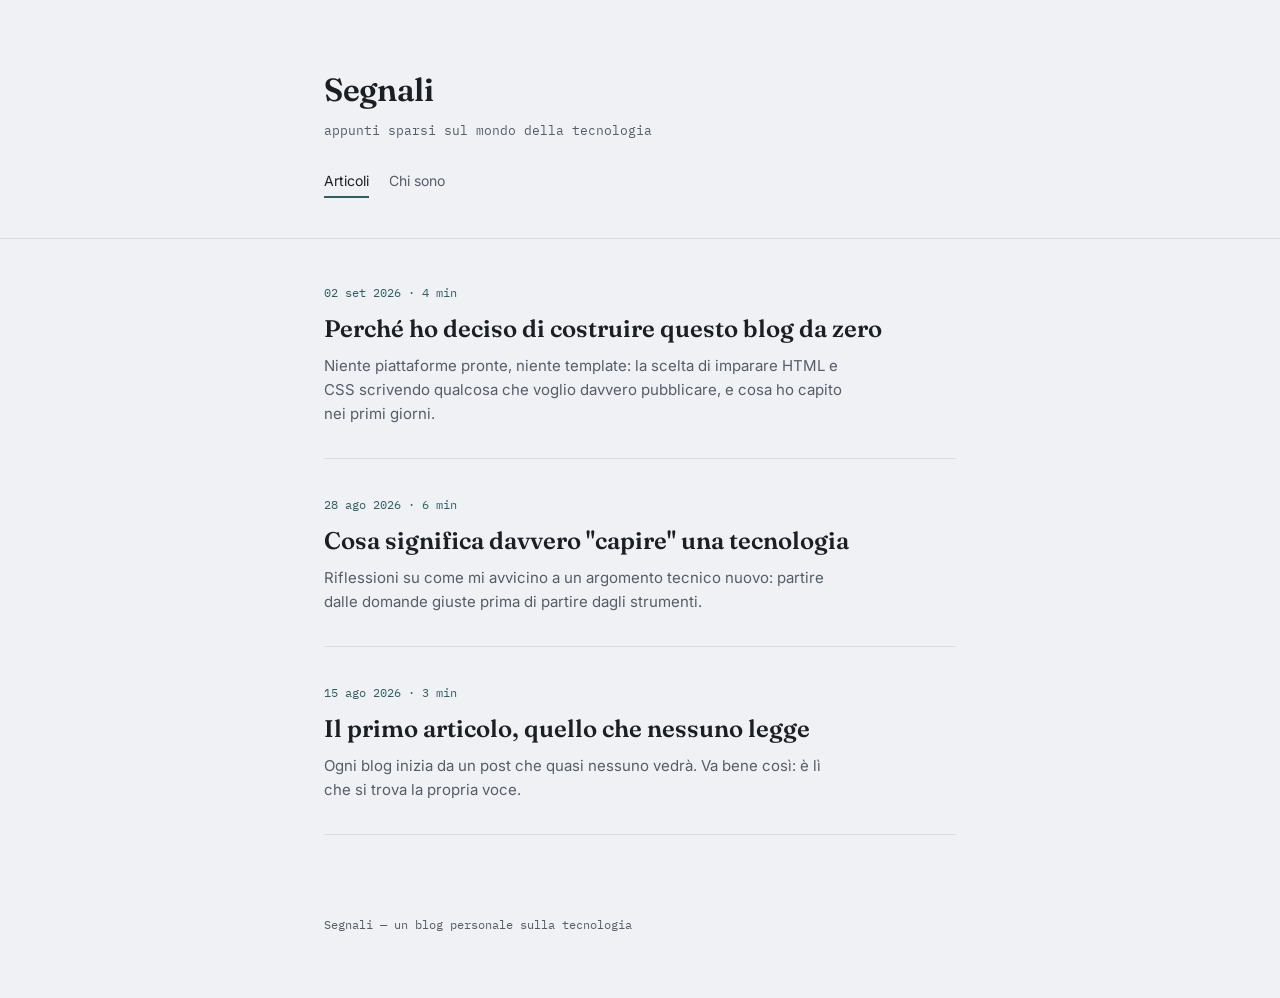
<file: index.html>
<!DOCTYPE html>
<html lang="it">
<head>
  <meta charset="UTF-8">
  <meta name="viewport" content="width=device-width, initial-scale=1.0">
  <title>Segnali — blog di tecnologia</title>
  <link rel="preconnect" href="https://fonts.googleapis.com">
  <link href="https://fonts.googleapis.com/css2?family=Fraunces:opsz,wght@9..144,400;9..144,600&family=Inter:wght@400;500&family=IBM+Plex+Mono:wght@400;500&display=swap" rel="stylesheet">
  <link rel="stylesheet" href="style.css">
</head>
<body>

  <header class="site-header">
    <div class="wrap">
      <p class="site-name">Segnali</p>
      <p class="site-tagline">appunti sparsi sul mondo della tecnologia</p>
      <nav class="site-nav">
        <a href="index.html" class="active">Articoli</a>
        <a href="chi-sono.html">Chi sono</a>
      </nav>
    </div>
  </header>

  <main class="wrap">
    <ul class="article-list">

      <li class="article-item">
        <a href="#" class="article-link">
          <span class="article-meta">02 set 2026 · 4 min</span>
          <h2 class="article-title">Perché ho deciso di costruire questo blog da zero</h2>
          <p class="article-excerpt">Niente piattaforme pronte, niente template: la scelta di imparare HTML e CSS scrivendo qualcosa che voglio davvero pubblicare, e cosa ho capito nei primi giorni.</p>
        </a>
      </li>

      <li class="article-item">
        <a href="#" class="article-link">
          <span class="article-meta">28 ago 2026 · 6 min</span>
          <h2 class="article-title">Cosa significa davvero "capire" una tecnologia</h2>
          <p class="article-excerpt">Riflessioni su come mi avvicino a un argomento tecnico nuovo: partire dalle domande giuste prima di partire dagli strumenti.</p>
        </a>
      </li>

      <li class="article-item">
        <a href="#" class="article-link">
          <span class="article-meta">15 ago 2026 · 3 min</span>
          <h2 class="article-title">Il primo articolo, quello che nessuno legge</h2>
          <p class="article-excerpt">Ogni blog inizia da un post che quasi nessuno vedrà. Va bene così: è lì che si trova la propria voce.</p>
        </a>
      </li>

    </ul>
  </main>

  <footer class="site-footer">
    <div class="wrap">
      <p>Segnali — un blog personale sulla tecnologia</p>
    </div>
  </footer>

</body>
</html>
</file>
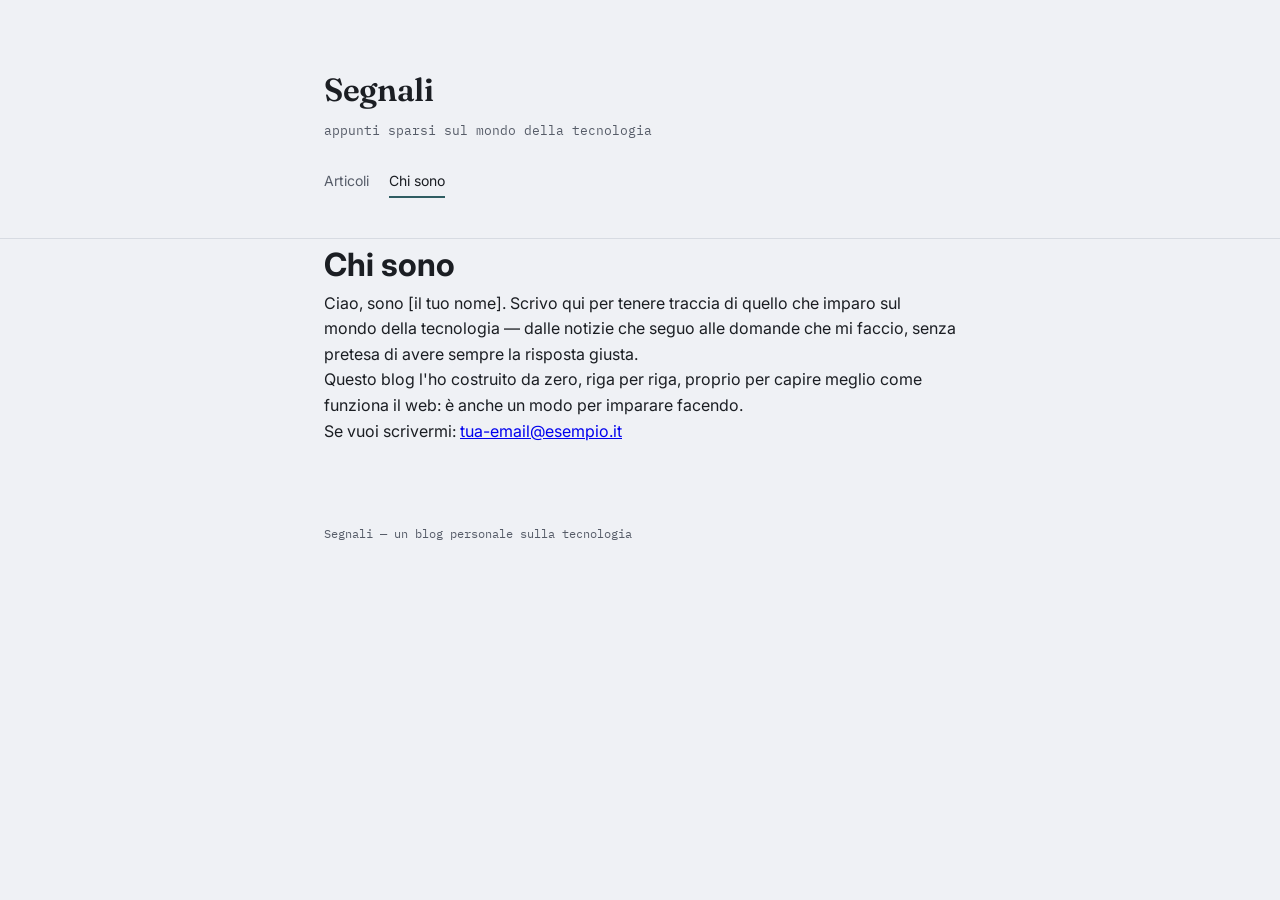
<file: chi-sono.html>
<!DOCTYPE html>
<html lang="it">
<head>
  <meta charset="UTF-8">
  <meta name="viewport" content="width=device-width, initial-scale=1.0">
  <title>Chi sono — Segnali</title>
  <link rel="preconnect" href="https://fonts.googleapis.com">
  <link href="https://fonts.googleapis.com/css2?family=Fraunces:opsz,wght@9..144,400;9..144,600&family=Inter:wght@400;500&family=IBM+Plex+Mono:wght@400;500&display=swap" rel="stylesheet">
  <link rel="stylesheet" href="style.css">
</head>
<body>

  <header class="site-header">
    <div class="wrap">
      <p class="site-name">Segnali</p>
      <p class="site-tagline">appunti sparsi sul mondo della tecnologia</p>
      <nav class="site-nav">
        <a href="index.html">Articoli</a>
        <a href="chi-sono.html" class="active">Chi sono</a>
      </nav>
    </div>
  </header>

  <main class="wrap">
    <div class="about-page">
      <h1 class="about-title">Chi sono</h1>
      <p class="about-text">
        Ciao, sono [il tuo nome]. Scrivo qui per tenere traccia di quello che imparo
        sul mondo della tecnologia — dalle notizie che seguo alle domande che mi faccio,
        senza pretesa di avere sempre la risposta giusta.
      </p>
      <p class="about-text">
        Questo blog l'ho costruito da zero, riga per riga, proprio per capire meglio
        come funziona il web: è anche un modo per imparare facendo.
      </p>
      <p class="about-text">
        Se vuoi scrivermi: <a href="mailto:tua-email@esempio.it" class="about-link">tua-email@esempio.it</a>
      </p>
    </div>
  </main>

  <footer class="site-footer">
    <div class="wrap">
      <p>Segnali — un blog personale sulla tecnologia</p>
    </div>
  </footer>

</body>
</html>
</file>
<file: style.css>
/* ===== Variabili: qui definiamo la "palette" del sito, così se vogliamo
   cambiare un colore lo facciamo in un solo punto ===== */
:root {
  --bg: #EFF1F5;
  --ink: #1B1E23;
  --ink-soft: #565C68;
  --accent: #2F5D62;
  --accent-hover: #B5651D;
  --border: #D7DBE2;

  --font-display: "Fraunces", serif;
  --font-body: "Inter", sans-serif;
  --font-mono: "IBM Plex Mono", monospace;
}

/* ===== Reset di base: azzeriamo margini/padding di default del browser,
   così partiamo tutti dallo stesso punto ===== */
* {
  margin: 0;
  padding: 0;
  box-sizing: border-box;
}

body {
  background: var(--bg);
  color: var(--ink);
  font-family: var(--font-body);
  font-size: 16px;
  line-height: 1.6;
}

/* Contenitore centrale: tiene il contenuto leggibile, non largo quanto
   tutto lo schermo */
.wrap {
  max-width: 680px;
  margin: 0 auto;
  padding: 0 24px;
}

/* ===== Header ===== */
.site-header {
  padding: 64px 0 40px;
  border-bottom: 1px solid var(--border);
}

.site-name {
  font-family: var(--font-display);
  font-size: 32px;
  font-weight: 600;
  letter-spacing: -0.01em;
}

.site-tagline {
  font-family: var(--font-mono);
  font-size: 13px;
  color: var(--ink-soft);
  margin-top: 6px;
}

.site-nav {
  margin-top: 28px;
  display: flex;
  gap: 20px;
}

.site-nav a {
  font-size: 14px;
  color: var(--ink-soft);
  text-decoration: none;
  padding-bottom: 4px;
  border-bottom: 2px solid transparent;
}

.site-nav a:hover,
.site-nav a.active {
  color: var(--ink);
  border-bottom-color: var(--accent);
}

/* ===== Lista articoli ===== */
.article-list {
  list-style: none;
  margin-top: 8px;
}

.article-item {
  border-bottom: 1px solid var(--border);
}

.article-link {
  display: block;
  padding: 32px 0;
  text-decoration: none;
  color: inherit;
}

.article-meta {
  font-family: var(--font-mono);
  font-size: 12px;
  color: var(--accent);
  text-transform: lowercase;
}

.article-title {
  font-family: var(--font-display);
  font-size: 24px;
  font-weight: 600;
  margin-top: 8px;
  line-height: 1.3;
}

.article-link:hover .article-title {
  color: var(--accent-hover);
}

.article-excerpt {
  font-size: 15px;
  color: var(--ink-soft);
  margin-top: 10px;
  max-width: 58ch;
}

/* ===== Footer ===== */
.site-footer {
  padding: 40px 0 64px;
  margin-top: 40px;
}

.site-footer p {
  font-family: var(--font-mono);
  font-size: 12px;
  color: var(--ink-soft);
}

/* ===== Responsive: schermi piccoli (telefono) ===== */
@media (max-width: 600px) {
  .site-header {
    padding: 40px 0 28px;
  }
  .site-name {
    font-size: 26px;
  }
  .article-title {
    font-size: 20px;
  }
}
</file>
